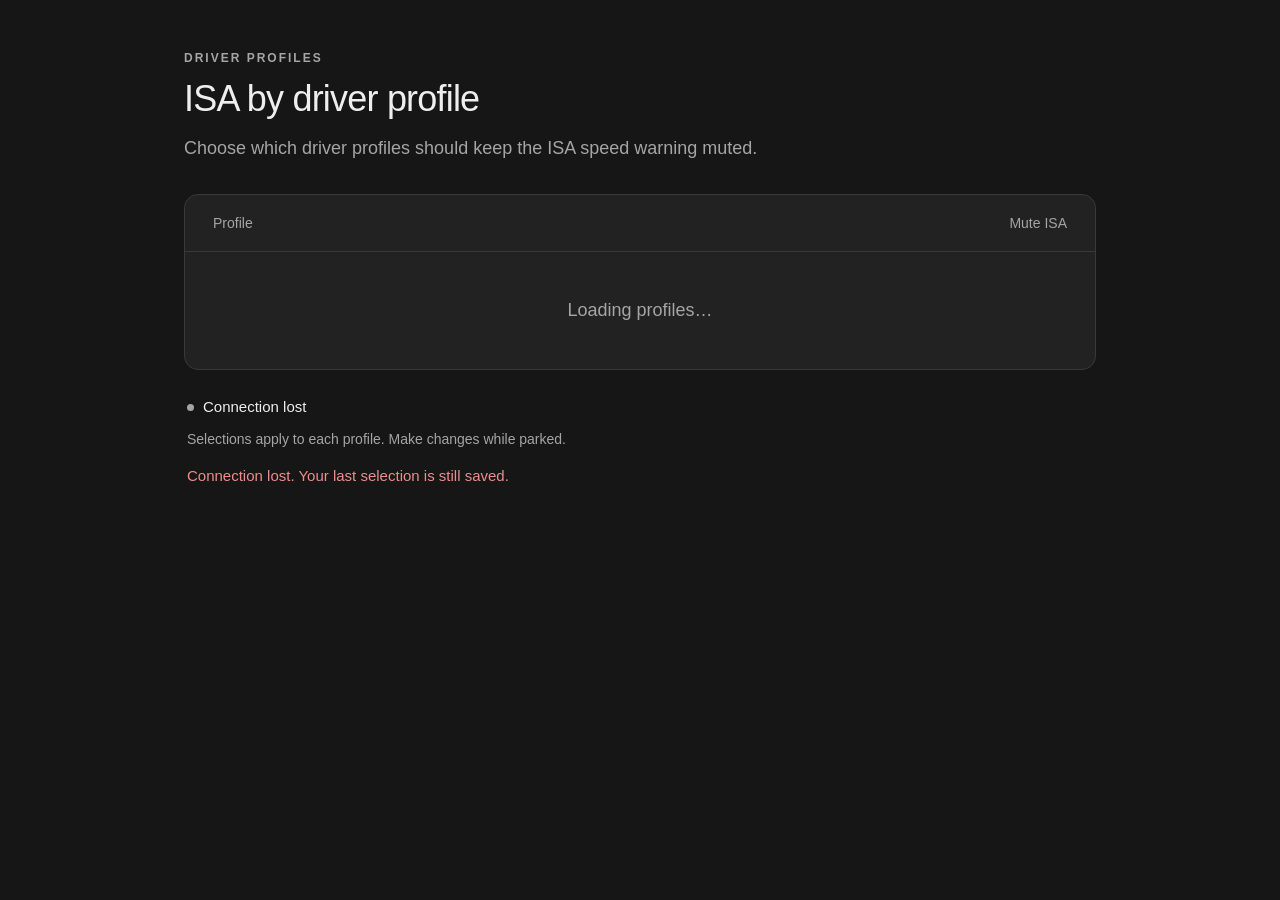
<file: cs-extensions/panel/index.html>
<!doctype html>
<html lang="en" data-theme="dark">
<head>
  <meta charset="utf-8">
  <meta name="viewport" content="width=device-width,initial-scale=1">
  <meta name="color-scheme" content="dark light">
  <!--ISA_SESSION-->
  <title>ISA by driver profile</title>
  <link rel="stylesheet" href="style.css">
  <script defer src="app.js"></script>
</head>
<body>
  <main>
    <header>
      <span class="eyebrow">DRIVER PROFILES</span>
      <h1>ISA by driver profile</h1>
      <p class="intro">Choose which driver profiles should keep the ISA speed warning muted.</p>
    </header>
    <section class="profiles-card" aria-label="ISA settings by driver profile">
      <div class="list-heading"><span>Profile</span><span>Mute ISA</span></div>
      <div id="profiles" aria-busy="true"></div>
      <div id="empty" class="empty">Loading profiles…</div>
    </section>
    <footer>
      <div class="status" role="status" aria-live="polite"><span id="dot" class="dot"></span><span id="status">Connecting…</span></div>
      <p class="hint">Selections apply to each profile. Make changes while parked.</p>
      <p id="error" class="error" role="alert" hidden></p>
    </footer>
  </main>
</body>
</html>
</file>
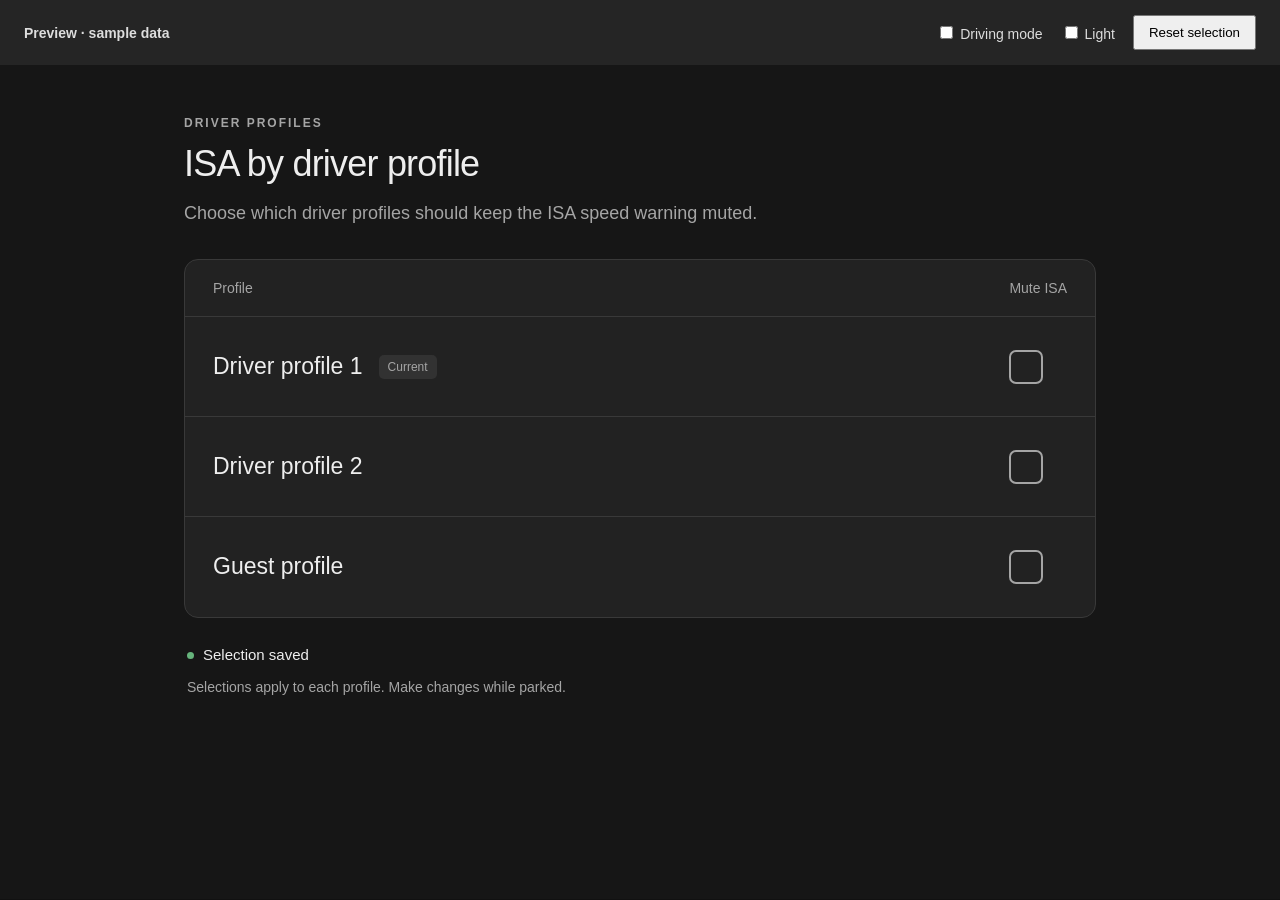
<file: cs-extensions/preview/index.html>
<!doctype html>
<html lang="en"><head><meta charset="utf-8"><title>ISA panel preview</title><meta name="viewport" content="width=device-width,initial-scale=1"><style>body{margin:0;background:#111;font:14px Arial;color:#ddd}nav{display:flex;align-items:center;gap:18px;padding:15px 24px;background:#252525}nav strong{margin-right:auto}button{padding:8px 14px;cursor:pointer}iframe{display:block;width:100%;height:calc(100vh - 66px);border:0}</style></head>
<body><nav><strong>Preview · sample data</strong><label><input type="checkbox" id="drive"> Driving mode</label><label><input type="checkbox" id="light"> Light</label><button id="reset">Reset selection</button></nav><iframe id="panel" src="../panel/index.html" title="ISA by driver profile" sandbox="allow-scripts"></iframe><script type="module">
const ids=["a".repeat(64),"b".repeat(64),"c".repeat(64)];let selected=[];
window.addEventListener("message",event=>{
  if(event.source!==document.getElementById("panel").contentWindow||event.data?.csdk!==1)return;
  const {id,method,params}=event.data;let result;
  if(method==="theme")result={mode:document.getElementById("light").checked?"light":"dark"};
  else if(method==="fonts")result=null;
  else if(method==="settings.get")result={settings:[{id:"dev.michije.isa-profiles.muted_profiles",value:selected.join("\n")}]};
  else if(method==="settings.set"){
    if(document.getElementById("drive").checked){event.source.postMessage({csdk:1,id,error:{code:"forbidden"}},"*");return;}
    selected=(params.value||"").split("\n").map(v=>v.trim()).filter(Boolean);result={ok:true};
  }else if(method==="data.get")result=JSON.stringify({schema:1,version:"preview",updated:Math.floor(Date.now()/1000),can_edit:!document.getElementById("drive").checked,state:"normal",pending:false,profiles:["Driver profile 1","Driver profile 2","Guest profile"].map((name,i)=>({key:ids[i],name,current:i===0,muted:selected.includes(ids[i])}))});
  else{event.source.postMessage({csdk:1,id,error:{code:"unknown_method"}},"*");return;}
  event.source.postMessage({csdk:1,id,result},"*");
});
document.getElementById("reset").onclick=()=>{selected=[];};
document.getElementById("light").onchange=()=>{document.getElementById("panel").src="../panel/index.html";};
</script></body></html>
</file>
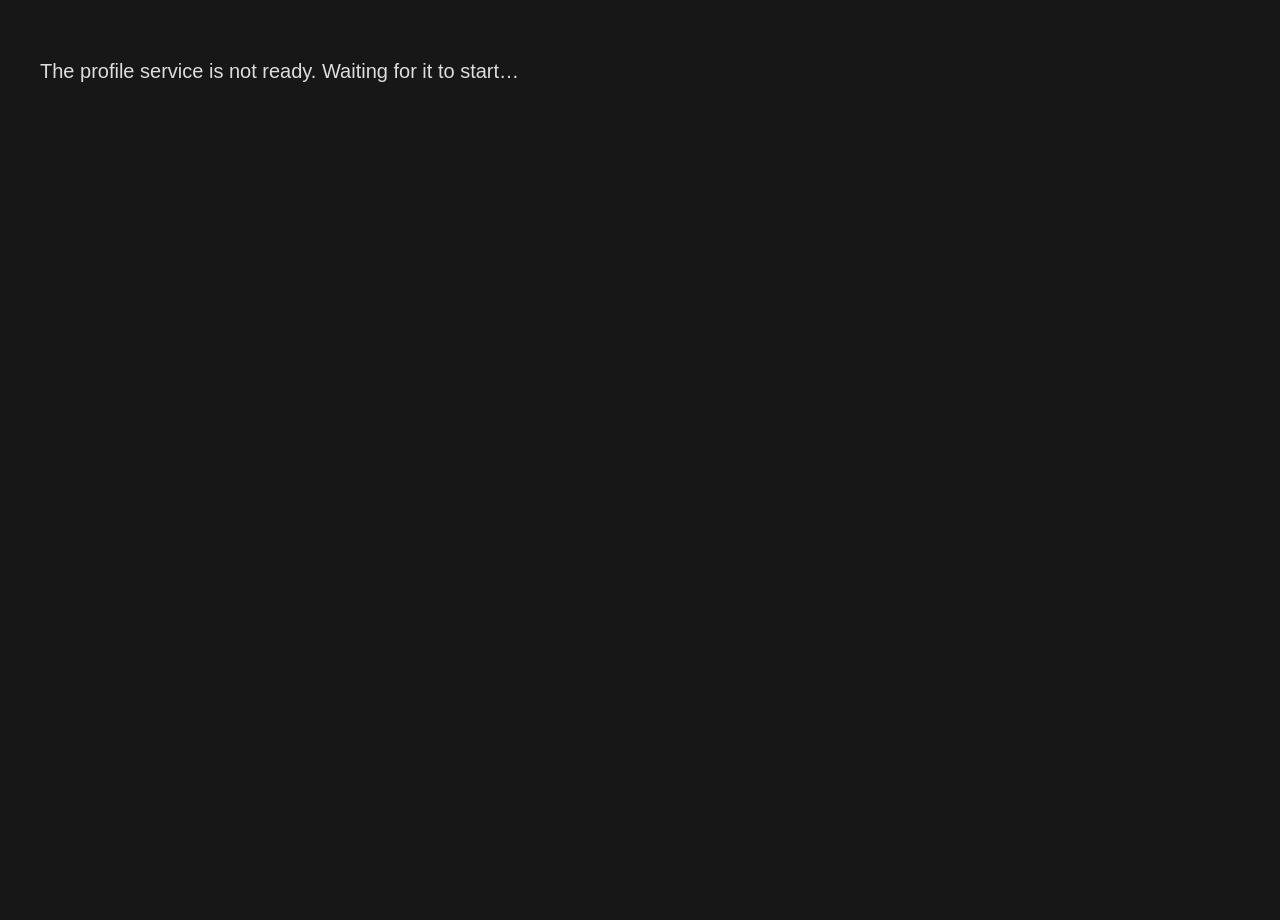
<file: cs-extensions/panel/host.html>
<!doctype html>
<html lang="en"><head><meta charset="utf-8"><meta name="viewport" content="width=device-width,initial-scale=1"><title>ISA by driver profile</title><style>html,body{margin:0;height:100%;background:#171717;color:#ddd;font:20px Arial}#service{width:100%;height:100%;border:0}#message{padding:40px}</style><script defer src="host.app.js"></script></head><body><p id="message">Loading profiles…</p></body></html>
</file>
<file: cs-extensions/panel/style.css>
:root{font-family:var(--font-body,"Universal Sans Display"),Arial,sans-serif;color:#eee;background:#161616;color-scheme:dark;--card:#222;--line:#393939;--text:#eee;--muted:#a5a5a5;--blue:#4293f5;--pill:#323232}
:root[data-theme=light]{background:#f4f4f4;color:#202020;color-scheme:light;--card:#fff;--line:#e4e4e4;--text:#202020;--muted:#686868;--blue:#3475d9;--pill:#ededed}
*{box-sizing:border-box}body{margin:0}main{max-width:1000px;margin:0 auto;padding:48px 44px 32px}header{margin-bottom:32px}.eyebrow{font-size:12px;font-weight:600;letter-spacing:2px;color:var(--muted)}h1{font-size:36px;font-weight:500;letter-spacing:-.8px;line-height:1.15;margin:12px 0 16px}.intro{font-size:18px;line-height:1.5;color:var(--muted);margin:0;max-width:660px}.profiles-card{background:var(--card);border:1px solid var(--line);border-radius:14px;overflow:hidden}.list-heading{display:flex;justify-content:space-between;gap:24px;padding:20px 28px;color:var(--muted);font-size:14px;border-bottom:1px solid var(--line)}.profile{display:flex;align-items:center;justify-content:space-between;gap:24px;min-height:100px;padding:20px 28px;border-bottom:1px solid var(--line);cursor:pointer}.profile:last-child{border-bottom:0}.profile.disabled{cursor:default}.profile-info{display:flex;flex-wrap:wrap;align-items:center;gap:10px 16px;min-width:0}.profile-name{font-size:23px;line-height:1.3;overflow-wrap:anywhere}.current{background:var(--pill);color:var(--muted);border-radius:5px;padding:5px 9px;font-size:12px;white-space:nowrap}.check-wrap{position:relative;display:flex;align-items:center;justify-content:center;min-height:52px;min-width:82px}.check-wrap input{appearance:none;-webkit-appearance:none;margin:0;width:34px;height:34px;border:2px solid var(--muted);border-radius:7px;background:transparent;cursor:pointer;transition:background .12s,border-color .12s}.check-wrap input:checked{background:var(--blue);border-color:var(--blue)}.check-wrap input:checked:after{content:"";display:block;width:9px;height:17px;border:solid #fff;border-width:0 3px 3px 0;transform:translate(10px,4px) rotate(45deg)}.check-wrap input:focus-visible{outline:3px solid var(--blue);outline-offset:5px}.check-wrap input:disabled{cursor:default;opacity:.4}.profile.saving .check-wrap{opacity:.5}.empty{text-align:center;color:var(--muted);padding:48px 24px;font-size:18px}.empty[hidden]{display:none}footer{padding:25px 3px 0}.status{display:flex;align-items:center;gap:9px;font-size:15px;line-height:1.5;min-height:24px}.dot{width:7px;height:7px;background:var(--muted);border-radius:50%;flex:none}.dot.good{background:#66b47c}.dot.pending{background:#d4aa52}.hint{font-size:14px;color:var(--muted);line-height:1.5;margin:10px 0 0}.error{font-size:15px;line-height:1.5;color:#ed8d8d;margin:15px 0 0}.error[hidden]{display:none}@media(max-width:600px){main{padding:28px 22px}h1{font-size:28px}.intro{font-size:16px}.profile,.list-heading{padding-left:20px;padding-right:20px}.profile-name{font-size:20px}.profile-info{align-items:flex-start;flex-direction:column;gap:7px}.check-wrap{min-width:65px}.profile{min-height:100px}}@media(prefers-reduced-motion:reduce){*{transition:none!important}}
</file>
